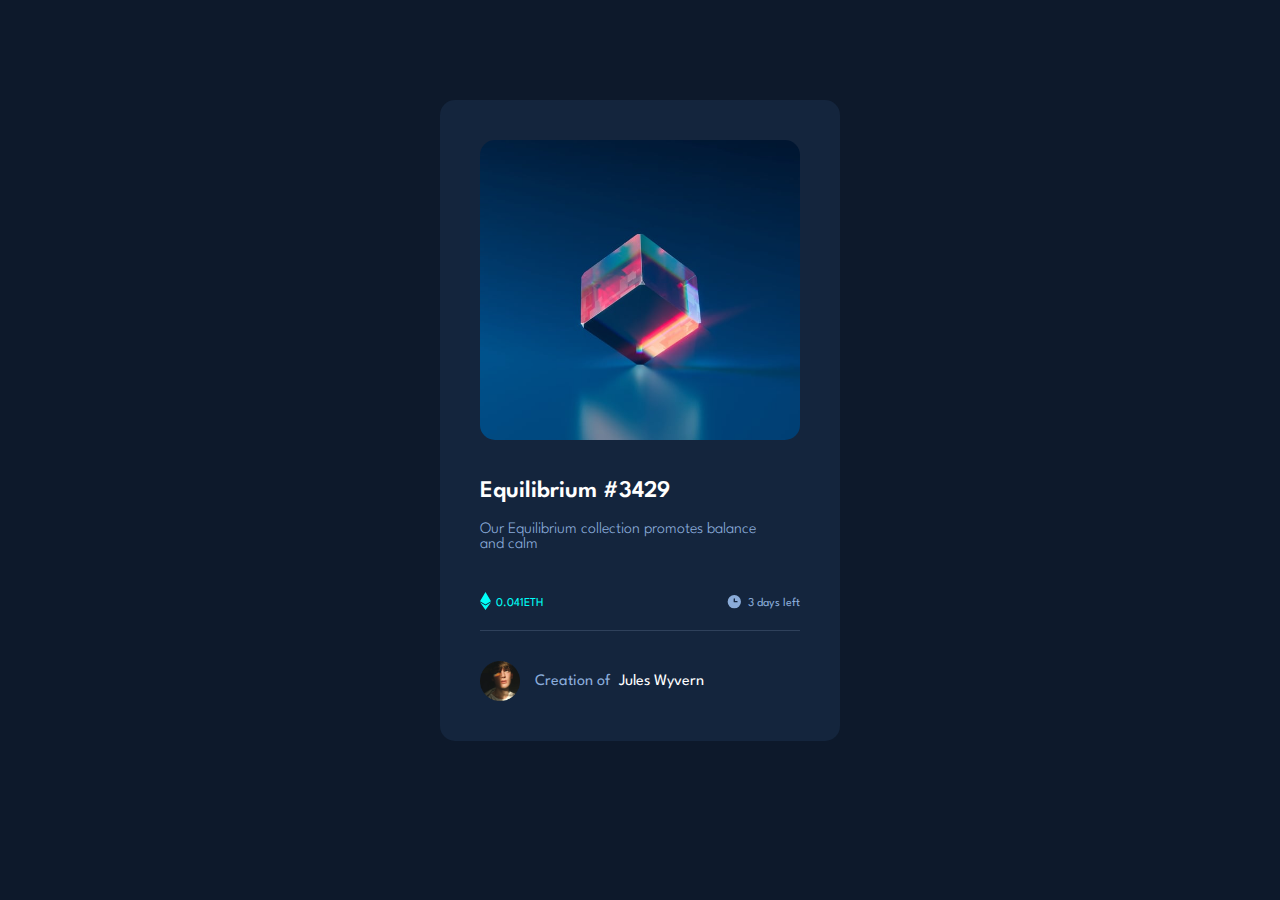
<file: index.html>
<!DOCTYPE html>
<html lang="en">
  <head>
    <meta charset="UTF-8" />
    <meta http-equiv="X-UA-Compatible" content="IE=edge" />
    <meta name="viewport" content="width=device-width, initial-scale=1.0" />
    <link rel="stylesheet" href="style.css">
    <title>NFT PREVIEW CARD</title>
  </head>
  <body>
    <div class="nft-card">
     <div class="nft-components">
        <div class="nft-img">
            <img
              src="/images/image-equilibrium.jpg"
              alt=""
            />
          <div class="view-icon">
            <img src="/images/icon-view.svg" alt="">
          </div>
          </div>
    
          <!-- styling the info of the nft card -->
    
          <div class="nft-about">
            <h2>Equilibrium #3429</h2>
            <p>Our Equilibrium collection promotes balance and calm</p>
          </div>
    
          <div class="nft-info">
            <div class="eth">
              <img
                src="/images/icon-ethereum.svg"
                alt=""
              />
              <p>0.041ETH</p>
            </div>
    
            <div class="time">
              <img
                src="/images/icon-clock.svg"
                alt=""
              />
              <p>3 days left</p>
            </div>
            </div>

            <!-- style the user session  -->

            <div class="user">
                <img src="/images/image-avatar.png" alt="">

                <p><span>Creation of</span> <span class="name">Jules Wyvern</span></p>
            </div>

     </div>
    </div>
  </body>
</html>
</file>
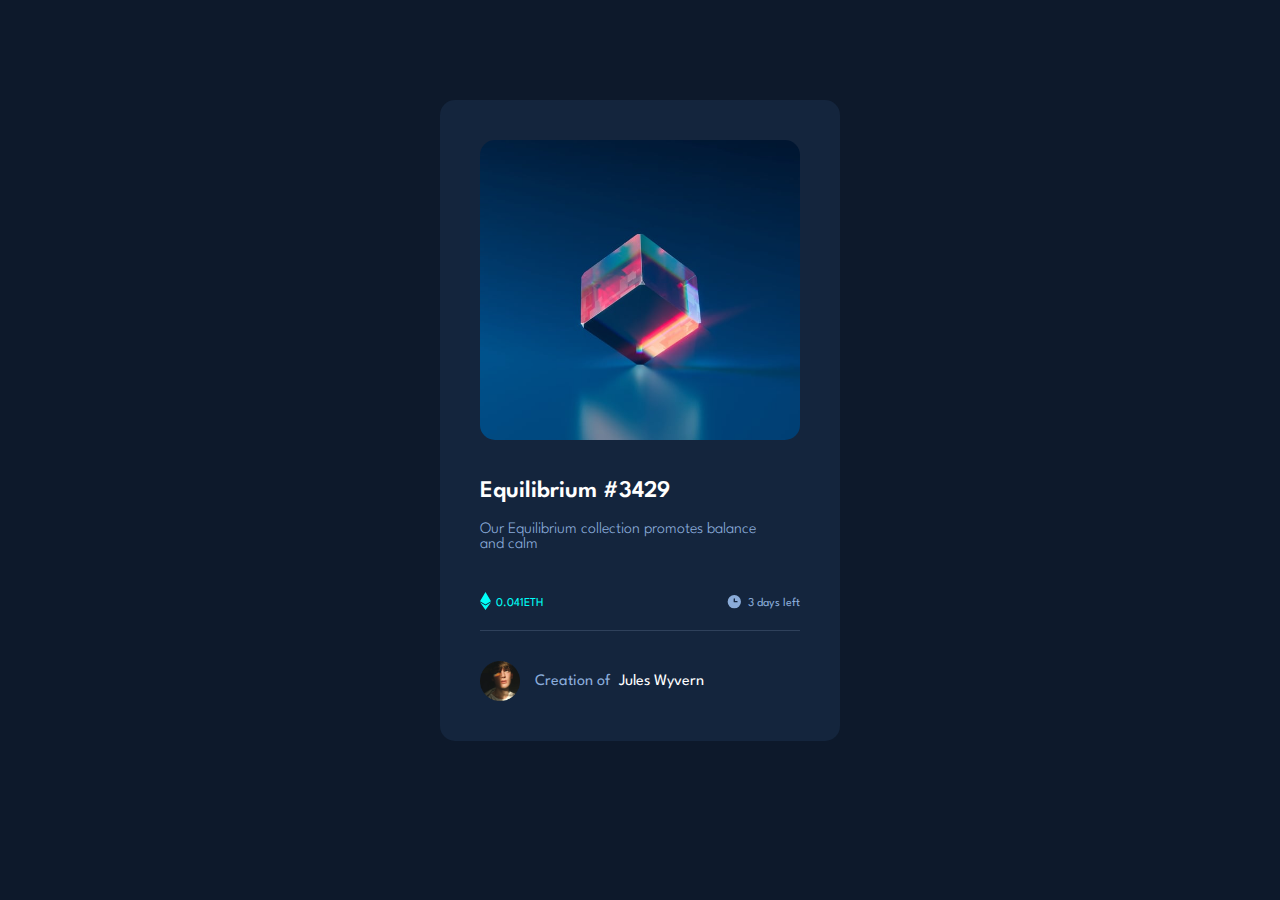
<file: nft.html>
<!DOCTYPE html>
<html lang="en">
  <head>
    <meta charset="UTF-8" />
    <meta http-equiv="X-UA-Compatible" content="IE=edge" />
    <meta name="viewport" content="width=device-width, initial-scale=1.0" />
    <link rel="stylesheet" href="nft.css">
    <title>NFT PREVIEW CARD</title>
  </head>
  <body>
    <div class="nft-card">
     <div class="nft-components">
        <div class="nft-img">
            <img
              src="/images/image-equilibrium.jpg"
              alt=""
            />
          <div class="view-icon">
            <img src="/images/icon-view.svg" alt="">
          </div>
          </div>
    
          <!-- styling the info of the nft card -->
    
          <div class="nft-about">
            <h2>Equilibrium #3429</h2>
            <p>Our Equilibrium collection promotes balance and calm</p>
          </div>
    
          <div class="nft-info">
            <div class="eth">
              <img
                src="/images/icon-ethereum.svg"
                alt=""
              />
              <p>0.041ETH</p>
            </div>
    
            <div class="time">
              <img
                src="/images/icon-clock.svg"
                alt=""
              />
              <p>3 days left</p>
            </div>
            </div>

            <!-- style the user session  -->

            <div class="user">
                <img src="/images/image-avatar.png" alt="">

                <p><span>Creation of</span> <span class="name">Jules Wyvern</span></p>
            </div>

     </div>
    </div>
  </body>
</html>
</file>
<file: style.css>
@import url('https://fonts.googleapis.com/css2?family=Outfit:wght@100;400&family=Roboto:wght@100&family=Spartan:wght@500&display=swap');


* {
  margin: 0;
  padding: 0;
  box-sizing: border-box;
}

body {
  background: hsl(217, 54%, 11%);
  display: flex;
  align-items: center;
  justify-content: center;
  font-family: 'Spartan';
}

.nft-card {
  width: 400px;
  border-radius: 15px;
  margin: 100px auto;
  height: auto;
  background: hsl(216, 50%, 16%);
}

.nft-components {
  margin: 40px auto;

  /* padding: 20px 20px; */
  width: 320px;
}

/* Style the nft-image session */

.nft-img {
  height: 300px;
  width: 100%;
}

.nft-img img {
  height: 100%;
  width: 100%;
  border-radius: 15px;
}

.nft-img:hover > .view-icon {
opacity: 0.6;
cursor: pointer;
}



.view-icon {
  transform: translateY(-434px);
  margin: 130px auto;
  background: hsl(178, 100%, 50%);
  border-radius: 10px;
  opacity: 0;
  width: 320px;
  height: 100%;
  transition: all 1s ease;
}

.view-icon img {
  width: 40px;
  height: 40px;
  margin: 130px 137px;
}

/* style the nft about session */

.nft-about {
  margin-top: 40px;
}
.nft-about h2 {
  color: hsl(0, 0%, 100%);
  margin-bottom: 20px;
  font-weight: 600;
  transition: all 1s ease;
}

.nft-about p {
  color: hsl(215, 51%, 70%);
  font-weight: 300;
  padding: 0 20px 0px 0px;
}

/* style the nft info session */

.nft-info {
  margin-top: 40px;
  display: flex;
  align-items: center;
  justify-content: space-between;
  padding-bottom: 20px;
  border-bottom: 1px solid hsl(215, 32%, 27%);
}

.eth,
.time {
  display: flex;
  align-items: center;
  justify-content: center;
}
/* .eth img, .time img{
  display: flex;
  align-self: center;
  justify-self: center;
} */

.eth p {
  color: hsl(178, 100%, 50%);
  margin-left: 5px;
  font-size: 12px;
  transform: translateY(2px);
}

.time p {
  color: hsl(215, 51%, 70%);
  margin-left: 5px;
  font-size: 12px;
transform: translateY(2px);
}

/* style the user session */

.user {
  margin-top: 30px;
  display: flex;
  align-items: center;
}

.user img {
  width: 40px;
  height: 40px;
}

.user p {
  margin-left: 15px;
  color: hsl(0, 0%, 100%);
  font-weight: 400;
}

.user p > span:nth-child(1) {
  color: hsl(215, 51%, 70%);
  margin-right: none;
}
.name {
  transition: all 1s ease;
  margin-left: 5px;
}

/* style the hover states  */

.nft-about h2:hover,
.user .name:hover {
  color: hsl(178, 100%, 50%);
  cursor: pointer;
}


@media (max-width: 375px){
    .nft-card {
        width: 430px;
        border-radius: 15px;
        margin: 100px 30px;
        height: auto;
        background: hsl(216, 50%, 16%);
      }

      .nft-components{
          width: 300px;
          padding: 20px 20px;
          margin: 0;
      }

      .view-icon{
          width: 300px;
      }
}
</file>
<file: nft.css>
@import url('https://fonts.googleapis.com/css2?family=Outfit:wght@100;400&family=Roboto:wght@100&family=Spartan:wght@500&display=swap');


* {
  margin: 0;
  padding: 0;
  box-sizing: border-box;
}

body {
  background: hsl(217, 54%, 11%);
  display: flex;
  align-items: center;
  justify-content: center;
  font-family: 'Spartan';
}

.nft-card {
  width: 400px;
  border-radius: 15px;
  margin: 100px auto;
  height: auto;
  background: hsl(216, 50%, 16%);
}

.nft-components {
  margin: 40px auto;

  /* padding: 20px 20px; */
  width: 320px;
}

/* Style the nft-image session */

.nft-img {
  height: 300px;
  width: 100%;
}

.nft-img img {
  height: 100%;
  width: 100%;
  border-radius: 15px;
}

.nft-img:hover > .view-icon {
opacity: 0.6;
cursor: pointer;
}



.view-icon {
  transform: translateY(-434px);
  margin: 130px auto;
  background: hsl(178, 100%, 50%);
  border-radius: 10px;
  opacity: 0;
  width: 320px;
  height: 100%;
  transition: all 1s ease;
}

.view-icon img {
  width: 40px;
  height: 40px;
  margin: 130px 137px;
}

/* style the nft about session */

.nft-about {
  margin-top: 40px;
}
.nft-about h2 {
  color: hsl(0, 0%, 100%);
  margin-bottom: 20px;
  font-weight: 600;
  transition: all 1s ease;
}

.nft-about p {
  color: hsl(215, 51%, 70%);
  font-weight: 300;
  padding: 0 20px 0px 0px;
}

/* style the nft info session */

.nft-info {
  margin-top: 40px;
  display: flex;
  align-items: center;
  justify-content: space-between;
  padding-bottom: 20px;
  border-bottom: 1px solid hsl(215, 32%, 27%);
}

.eth,
.time {
  display: flex;
  align-items: center;
  justify-content: center;
}
/* .eth img, .time img{
  display: flex;
  align-self: center;
  justify-self: center;
} */

.eth p {
  color: hsl(178, 100%, 50%);
  margin-left: 5px;
  font-size: 12px;
  transform: translateY(2px);
}

.time p {
  color: hsl(215, 51%, 70%);
  margin-left: 5px;
  font-size: 12px;
transform: translateY(2px);
}

/* style the user session */

.user {
  margin-top: 30px;
  display: flex;
  align-items: center;
}

.user img {
  width: 40px;
  height: 40px;
}

.user p {
  margin-left: 15px;
  color: hsl(0, 0%, 100%);
  font-weight: 400;
}

.user p > span:nth-child(1) {
  color: hsl(215, 51%, 70%);
  margin-right: none;
}
.name {
  transition: all 1s ease;
  margin-left: 5px;
}

/* style the hover states  */

.nft-about h2:hover,
.user .name:hover {
  color: hsl(178, 100%, 50%);
  cursor: pointer;
}


@media (max-width: 375px){
    .nft-card {
        width: 430px;
        border-radius: 15px;
        margin: 100px 30px;
        height: auto;
        background: hsl(216, 50%, 16%);
      }

      .nft-components{
          width: 300px;
          padding: 20px 20px;
          margin: 0;
      }

      .view-icon{
          width: 300px;
      }
}
</file>
